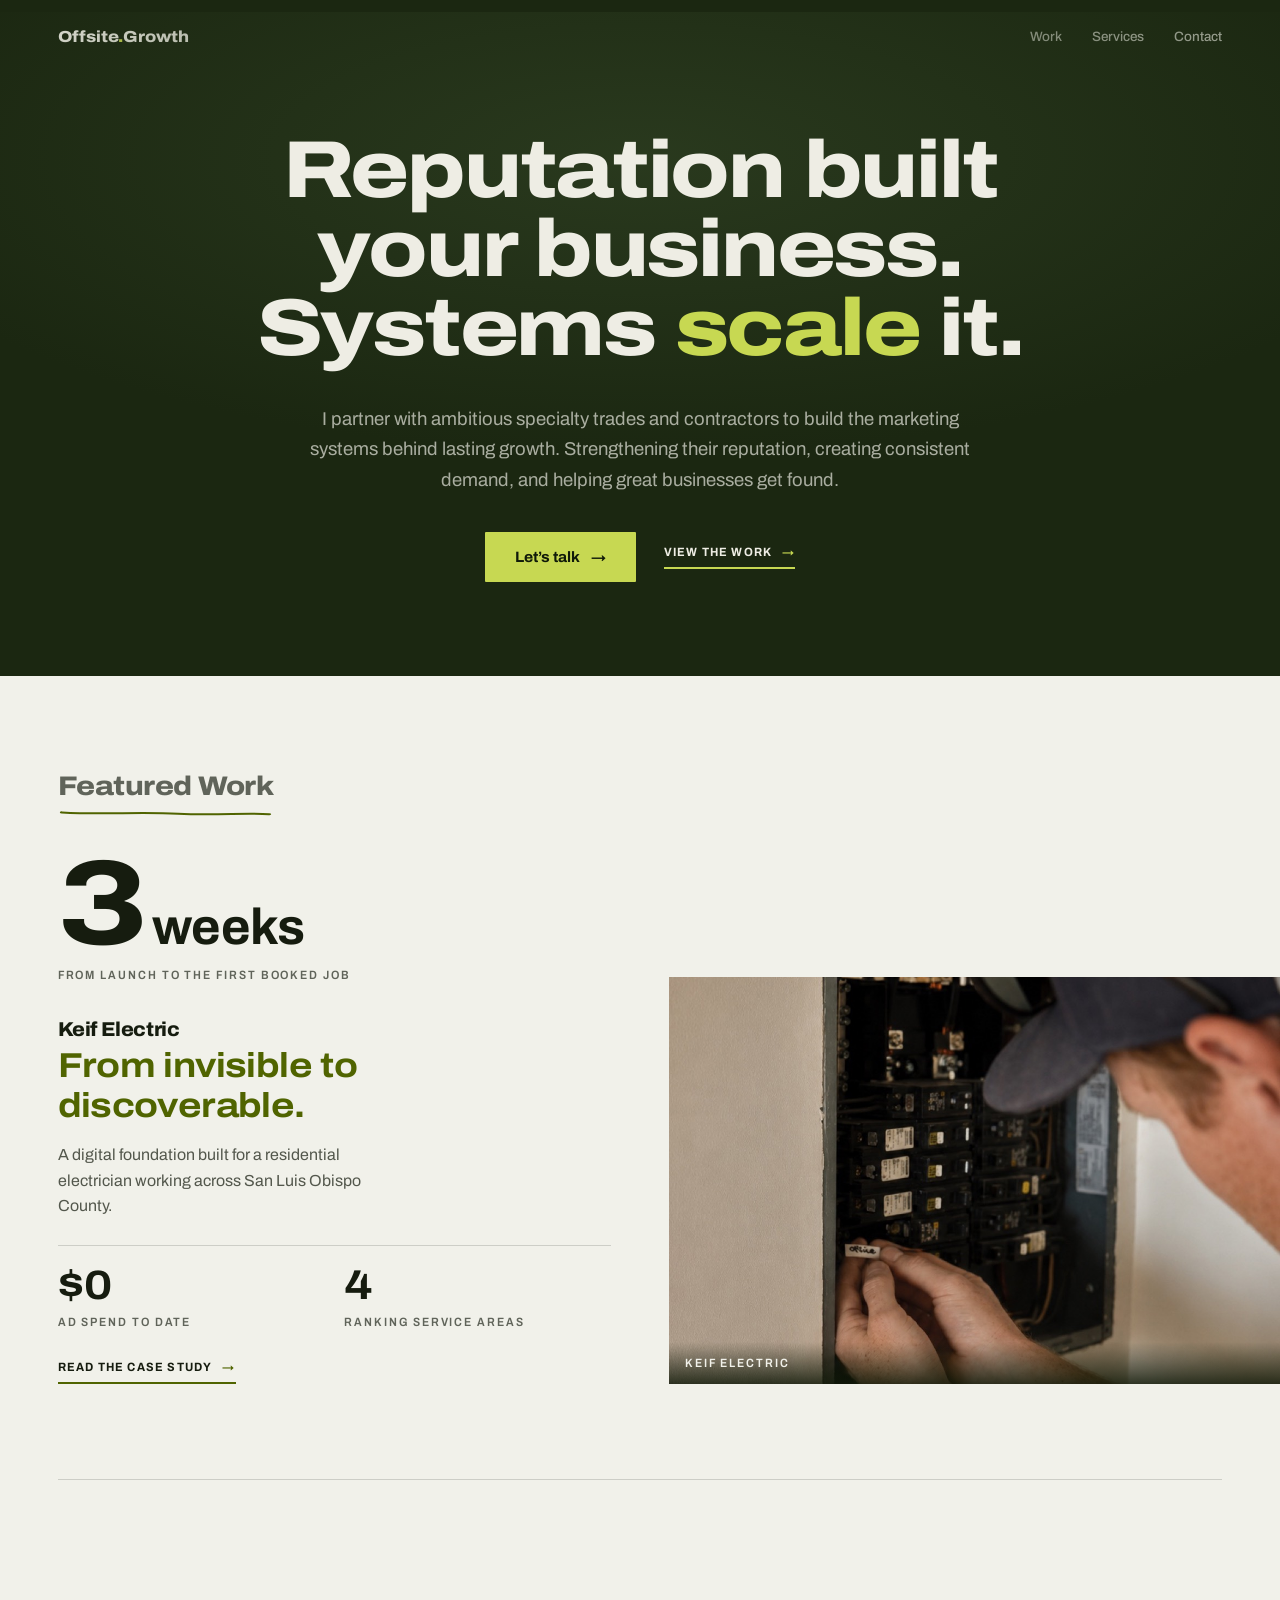
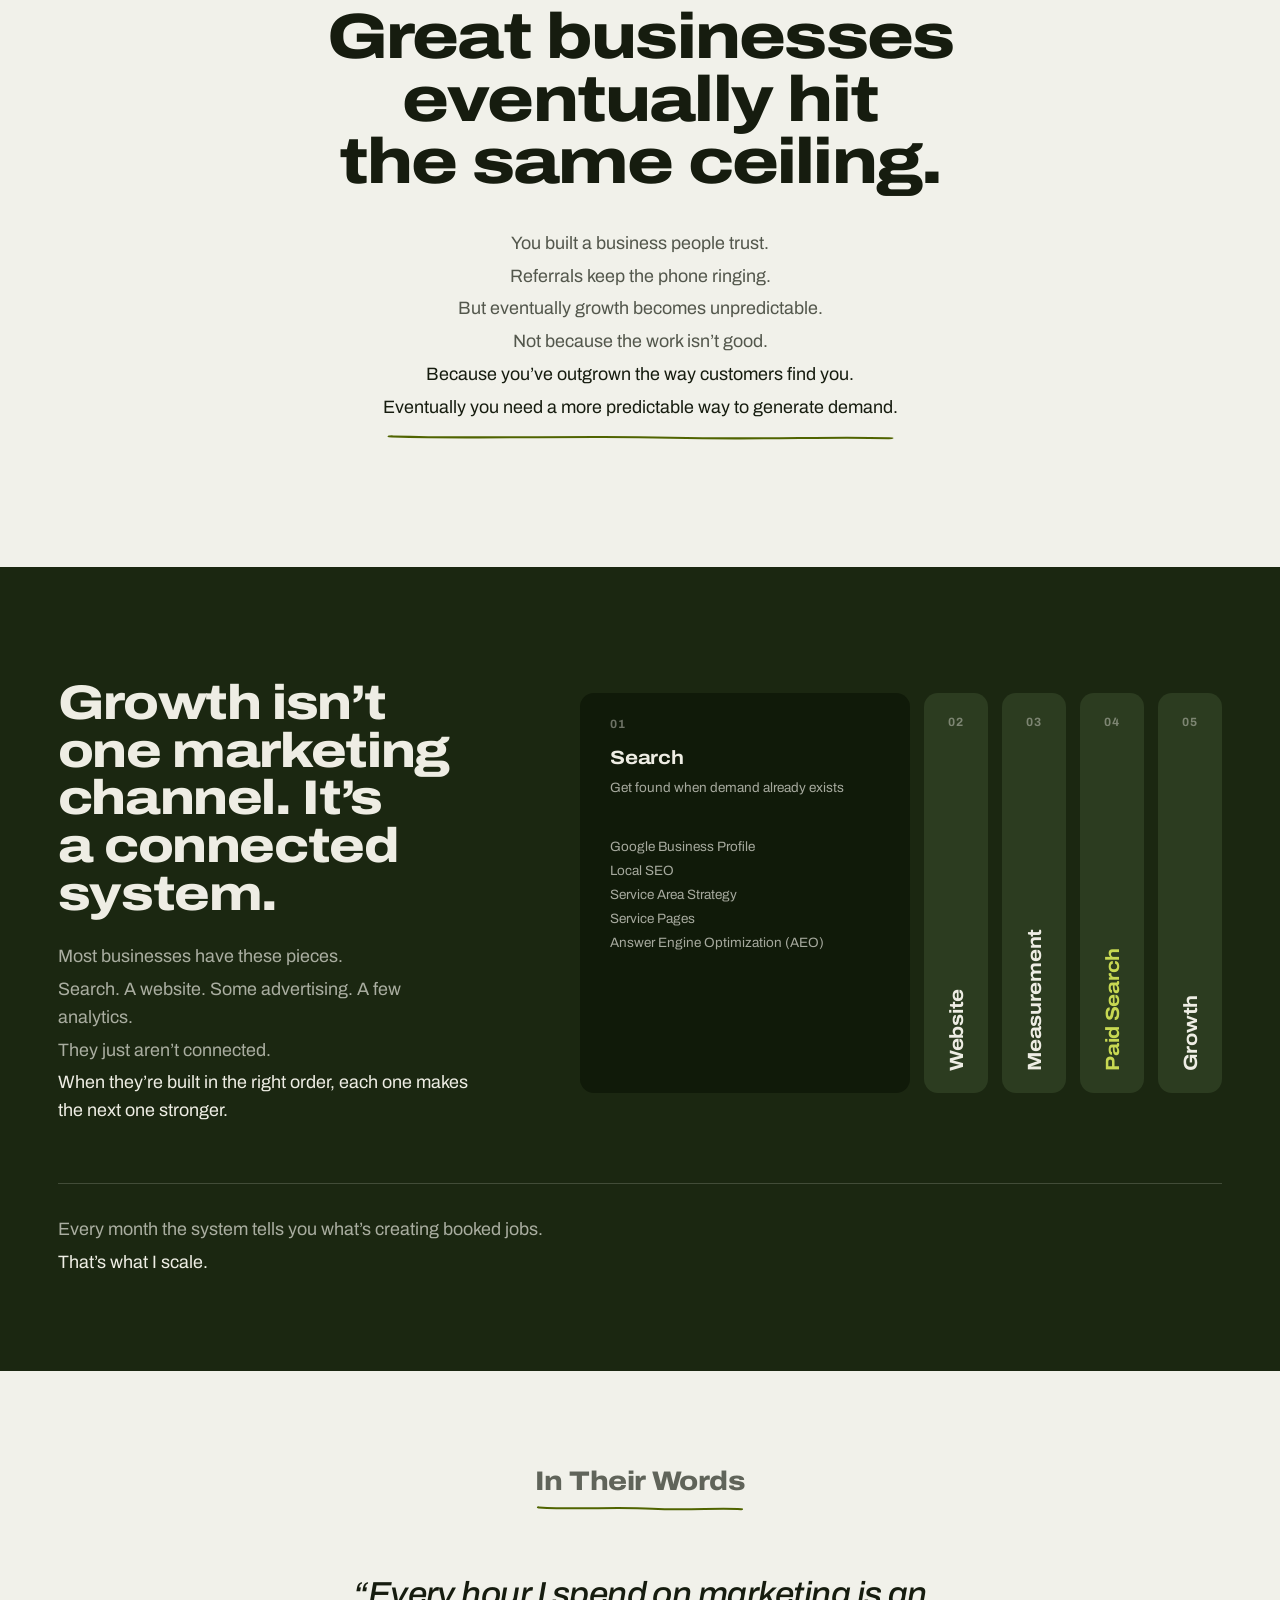
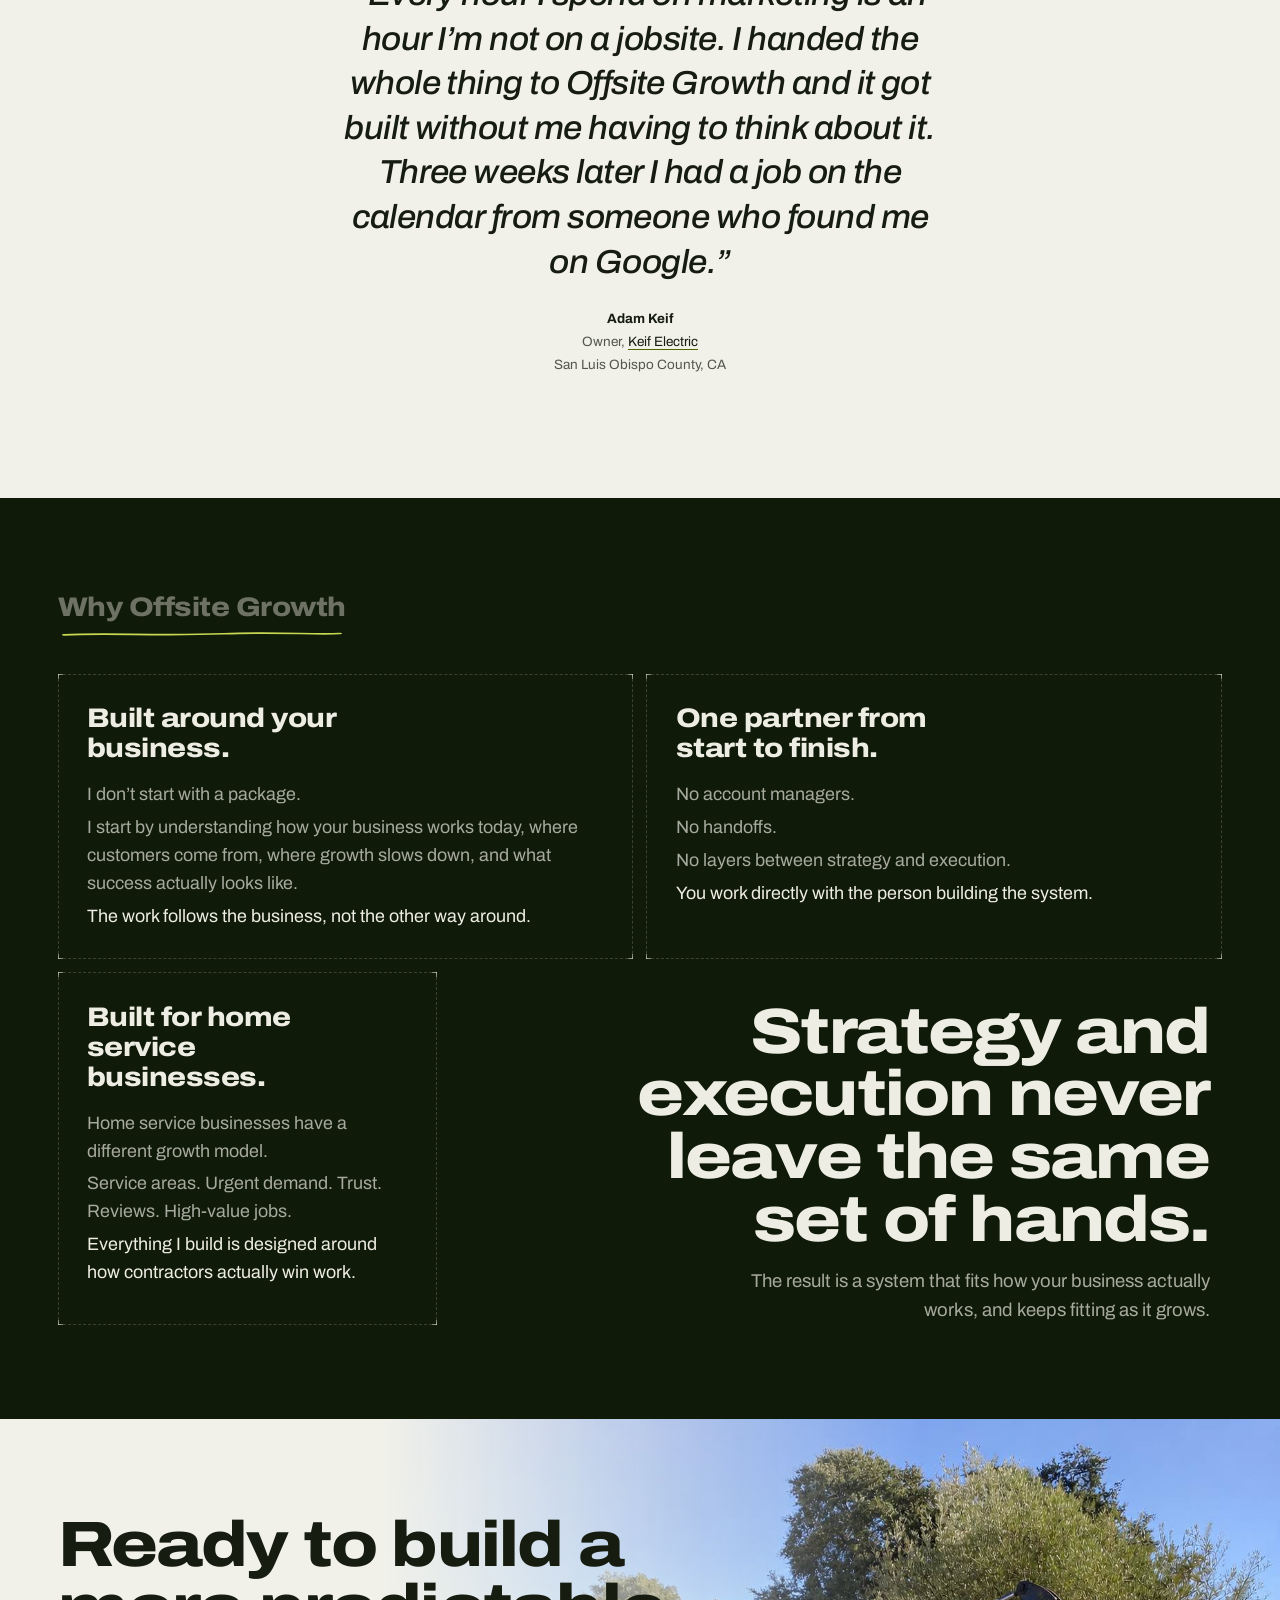
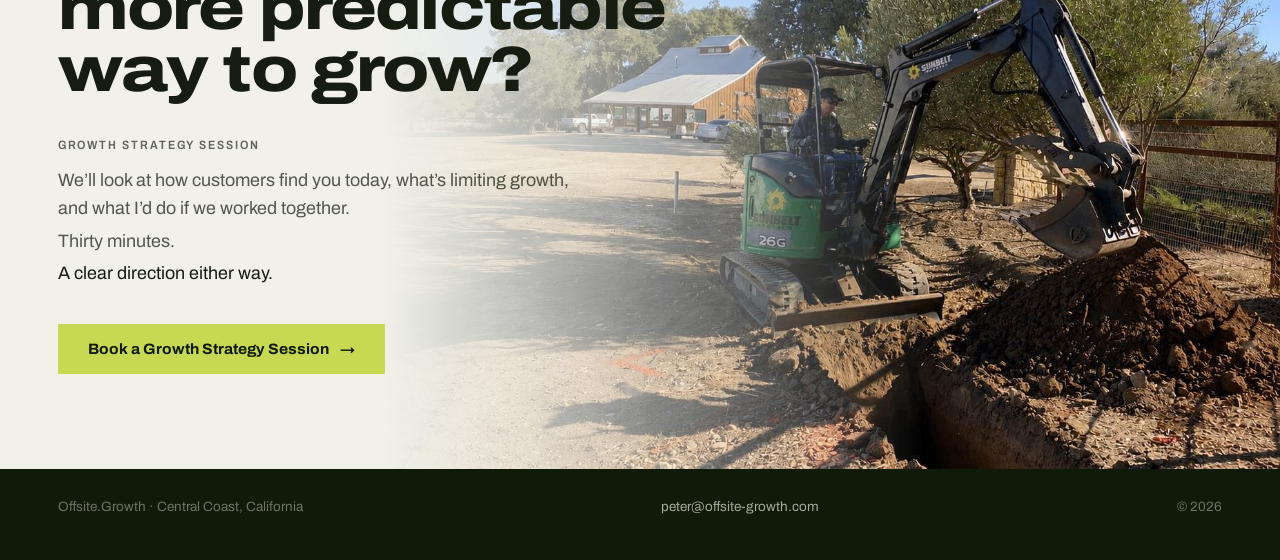
<file: index.html>
<!DOCTYPE html>
<html lang="en">
<head>
<meta charset="UTF-8">
<meta name="viewport" content="width=device-width, initial-scale=1.0">
<title>Offsite Growth · Growth Marketing for Home Service Businesses</title>
<meta name="description" content="I build the search, website, and measurement systems that turn a home service company's reputation into predictable demand, then scale it with paid search. Central Coast, California.">
<link rel="canonical" href="https://www.offsite-growth.com/">
<meta property="og:type" content="website">
<meta property="og:url" content="https://www.offsite-growth.com/">
<meta property="og:title" content="Offsite Growth · Growth Marketing for Home Service Businesses">
<meta property="og:description" content="Referrals built your business. Systems scale it.">
<meta property="og:image" content="https://www.offsite-growth.com/img/og-home.jpg">
<meta property="og:image:width" content="1200">
<meta property="og:image:height" content="630">
<meta property="og:image:alt" content="A mini excavator cutting a utility trench on a Central Coast jobsite.">
<meta name="twitter:card" content="summary_large_image">
<meta name="theme-color" content="#2b3320">
<link rel="preconnect" href="https://fonts.googleapis.com">
<link rel="preconnect" href="https://fonts.gstatic.com" crossorigin>
<link href="https://fonts.googleapis.com/css2?family=Archivo:ital,wdth,wght@0,62..125,400..800;1,62..125,400..600&display=swap" rel="stylesheet">
<script type="application/ld+json">
{"@context":"https://schema.org","@type":"ProfessionalService","name":"Offsite Growth","description":"Growth marketing for home service businesses.","areaServed":"Central Coast, California","email":"peter@offsite-growth.com","url":"https://www.offsite-growth.com/","knowsAbout":["Local SEO","Google Ads","Local Services Ads","Conversion Optimization","Lead Attribution"]}
</script>
<link rel="stylesheet" href="/site.css?v=8">
</head>
<body>

<a class="skip-link" href="#main">Skip to content</a>

<!-- ============ HEADER: drenched ============ -->
<header class="drench">
  <div class="wrap">
    <nav class="nav">
      <div class="wordmark">Offsite<span class="dot">.</span>Growth</div>
      <div class="nav-links"><a href="#work">Work</a><a href="#system">Services</a><a href="#contact">Contact</a></div>
      <button class="menu-toggle" aria-expanded="false" aria-controls="mobileMenu">Menu</button>
    </nav>
    <div class="mobile-menu" id="mobileMenu"><a href="#work">Work</a><a href="#system">Services</a><a href="#contact">Contact</a></div>
  </div>
</header>

<main id="main">

<!-- ============ HERO: drenched ============ -->
<div class="drench">
  <div class="wrap">
    <section class="hero">
      <div class="hero-grid">
        <div>
          <h1 class="display reveal">Reputation built your business. Systems <span class="sig">scale</span> it.</h1>
          <p class="body reveal">I partner with ambitious specialty trades and contractors to build the marketing systems behind lasting growth. Strengthening their reputation, creating consistent demand, and helping great businesses get found.</p>
          <div class="hero-cta reveal">
            <a href="mailto:peter@offsite-growth.com?subject=Growth%20Strategy%20Session" class="btn"><span>Let’s talk</span><span class="arrow">&rarr;</span></a>
            <a href="#work" class="lnk"><span>View the Work</span><span class="arrow">&rarr;</span></a>
          </div>
        </div>
      </div>

    </section>
  </div>
</div>

<!-- ============ WORK: paper ============ -->
<div class="wrap">
  <section id="work">
    <h2 class="sec-title tick tick--b tick-ink reveal">Featured Work</h2>
    <div class="work-grid">
      <div class="reveal">
        <div class="work-stat display">3<span class="u"> weeks</span></div>
        <div class="label work-stat-label">From launch to the first booked job</div>
        <div class="work-client">Keif Electric</div>
        <div class="work-sub">From invisible to discoverable.</div>
        <p class="work-line">A digital foundation built for a residential electrician working across San Luis Obispo County.</p>
        <div class="work-meta">
          <div><div class="n mono-n">$0</div><div class="label l">Ad spend to date</div></div>
          <div><div class="n mono-n">4</div><div class="label l">Ranking service areas</div></div>
        </div>
        <a href="/work/keif-electric" class="lnk lnk-ink reveal"><span>Read the case study</span><span class="arrow">&rarr;</span></a>
      </div>
      <figure class="work-img reveal">
        <img src="img/case-study.jpg" width="1120" height="1400" loading="lazy" alt="Adam Keif tightening a breaker inside a residential service panel">
        <figcaption class="label work-cap">Keif Electric</figcaption>
      </figure>
    </div>
  </section>
</div>

<!-- ============ PROBLEM: paper, loose ============ -->
<div class="wrap">
  <section class="problem loose u-mid" style="border-top:1px solid var(--hair)">
    <h2 class="display reveal">Great businesses eventually hit the same ceiling.</h2>
    <div class="stack reveal">
      <p>You built a business people trust.</p>
      <p>Referrals keep the phone ringing.</p>
      <p>But eventually growth becomes unpredictable.</p>
      <p>Not because the work isn’t good.</p>
      <p class="turn">Because you’ve outgrown the way customers find you.</p>
      <p class="turn u-drawn">Eventually you need a more predictable way to generate demand.</p>
    </div>
  </section>
</div>

<!-- ============ SYSTEM: drenched panel schedule ============ -->
<div class="drench">
  <div class="wrap">
    <section id="system">
      <div class="sys-split">
      <div class="sys-head">
        <h2 class="display reveal">Growth isn’t one marketing channel. It’s a connected system.</h2>
        <div class="stack reveal">
          <p>Most businesses have these pieces.</p>
          <p>Search. A website. Some advertising. A few analytics.</p>
          <p>They just aren’t connected.</p>
          <p class="turn">When they’re built in the right order, each one makes the next one stronger.</p>
        </div>
      </div>

      <div class="sys-flow">
      <div class="flow">
        <div class="stage reveal">
          <button class="stage-btn" aria-expanded="false"><span class="num">01</span><span class="name">Search</span><span class="desc">Get found when demand already exists</span><span class="plus">+</span></button>
          <div class="stage-panel"><div><ul><li>Google Business Profile</li><li>Local SEO</li><li>Service Area Strategy</li><li>Service Pages</li><li>Answer Engine Optimization (AEO)</li></ul></div></div>
        </div>
        <div class="stage reveal">
          <button class="stage-btn" aria-expanded="false"><span class="num">02</span><span class="name">Website</span><span class="desc">Turn attention into trust</span><span class="plus">+</span></button>
          <div class="stage-panel"><div><ul><li>Website Strategy</li><li>Landing Pages</li><li>Messaging</li><li>Conversion Optimization</li></ul></div></div>
        </div>
        <div class="stage reveal">
          <button class="stage-btn" aria-expanded="false"><span class="num">03</span><span class="name">Measurement</span><span class="desc">Know what’s creating booked jobs</span><span class="plus">+</span></button>
          <div class="stage-panel"><div><ul><li>Call Tracking</li><li>Analytics</li><li>Lead Attribution</li><li>Reporting</li></ul></div></div>
        </div>
        <div class="stage reveal is-paid">
          <button class="stage-btn" aria-expanded="false"><span class="num">04</span><span class="name">Paid Search</span><span class="desc">Scale what’s already working</span><span class="plus">+</span></button>
          <div class="stage-panel"><div><ul><li>Google Ads</li><li>Local Services Ads</li><li>Landing Pages</li><li>Ongoing Optimization</li></ul></div></div>
        </div>
        <div class="stage reveal">
          <button class="stage-btn" aria-expanded="false"><span class="num">05</span><span class="name">Growth</span><span class="desc">Booked jobs &middot; Revenue</span><span class="plus">+</span></button>
          <div class="stage-panel"><div><ul><li>Booked jobs, tracked back to the channel that produced them.</li></ul></div></div>
        </div>
      </div>
      </div>
      </div>

      <div class="loop reveal stack">
        <p>Every month the system tells you what’s creating booked jobs.</p>
        <p class="turn">That’s what I scale.</p>
      </div>
    </section>
  </div>
</div>

<!-- ============ QUOTE: paper ============ -->
<div class="wrap">
  <section>
    <div class="quote-grid">
      <div>
        <h2 class="sec-title tick tick--b tick-ink reveal">In Their Words</h2>
        <blockquote class="reveal">&ldquo;Every hour I spend on marketing is an hour I’m not on a jobsite. I handed the whole thing to Offsite Growth and it got built without me having to think about it. Three weeks later I had a job on the calendar from someone who found me on Google.&rdquo;</blockquote>
        <p class="attr reveal"><strong>Adam Keif</strong><br>Owner, <a href="https://keifelectric.com" target="_blank" rel="noopener">Keif Electric</a><br>San Luis Obispo County, CA</p>
      </div>
    </div>
  </section>
</div>

<!-- ============ WHY: drenched, three ruled columns ============ -->
<div class="drench-deep">
  <div class="wrap">
    <section>
      <h2 class="sec-title tick tick--c reveal">Why Offsite Growth</h2>
      <div class="why">
        <div class="why-cell why-a reveal">
          <h3>Built around your business.</h3>
          <div class="stack">
            <p>I don’t start with a package.</p>
            <p>I start by understanding how your business works today, where customers come from, where growth slows down, and what success actually looks like.</p>
            <p class="turn">The work follows the business, not the other way around.</p>
          </div>
        </div>
        <div class="why-cell why-b reveal">
          <h3>One partner from start to finish.</h3>
          <div class="stack">
            <p>No account managers.</p>
            <p>No handoffs.</p>
            <p>No layers between strategy and execution.</p>
            <p class="turn">You work directly with the person building the system.</p>
          </div>
        </div>
        <div class="why-cell why-c reveal">
          <h3>Built for home service businesses.</h3>
          <div class="stack">
            <p>Home service businesses have a different growth model.</p>
            <p>Service areas. Urgent demand. Trust. Reviews. High-value jobs.</p>
            <p class="turn">Everything I build is designed around how contractors actually win work.</p>
          </div>
        </div>
        <div class="why-lead reveal">
          <h2 class="display">Strategy and execution never leave the same set of hands.</h2>
          <p>The result is a system that fits how your business actually works, and keeps fitting as it grows.</p>
        </div>
      </div>
    </section>
  </div>
</div>

<!-- ============ FINAL: paper ============ -->
  <section class="final" id="contact">
    <div class="final-bg" aria-hidden="true"><img src="img/cta-trench.jpg" alt="" loading="lazy" decoding="async"></div>
    <div class="wrap final-inner">
    <h2 class="display reveal">Ready to build a more predictable way to grow?</h2>
    <div class="label sess reveal">Growth Strategy Session</div>
    <div class="stack reveal">
      <p>We’ll look at how customers find you today, what’s limiting growth, and what I’d do if we worked together.</p>
      <p>Thirty minutes.</p>
      <p class="turn">A clear direction either way.</p>
    </div>
    <a href="mailto:peter@offsite-growth.com?subject=Growth%20Strategy%20Session" class="btn reveal"><span>Book a Growth Strategy Session</span><span class="arrow">&rarr;</span></a>
    </div>
  </section>

</main>

<div class="drench-deep">
  <div class="wrap">
    <footer>
      <span>Offsite.Growth &middot; Central Coast, California</span>
      <span><a href="mailto:peter@offsite-growth.com">peter@offsite-growth.com</a></span>
      <span>&copy; 2026</span>
    </footer>
  </div>
</div>

<div class="sticky-cta" id="stickyCta"><a href="mailto:peter@offsite-growth.com?subject=Growth%20Strategy%20Session" class="btn"><span>Book a Session</span><span class="arrow">&rarr;</span></a></div>

<script src="/site.js?v=8" defer></script>

</body>
</html>
</file>
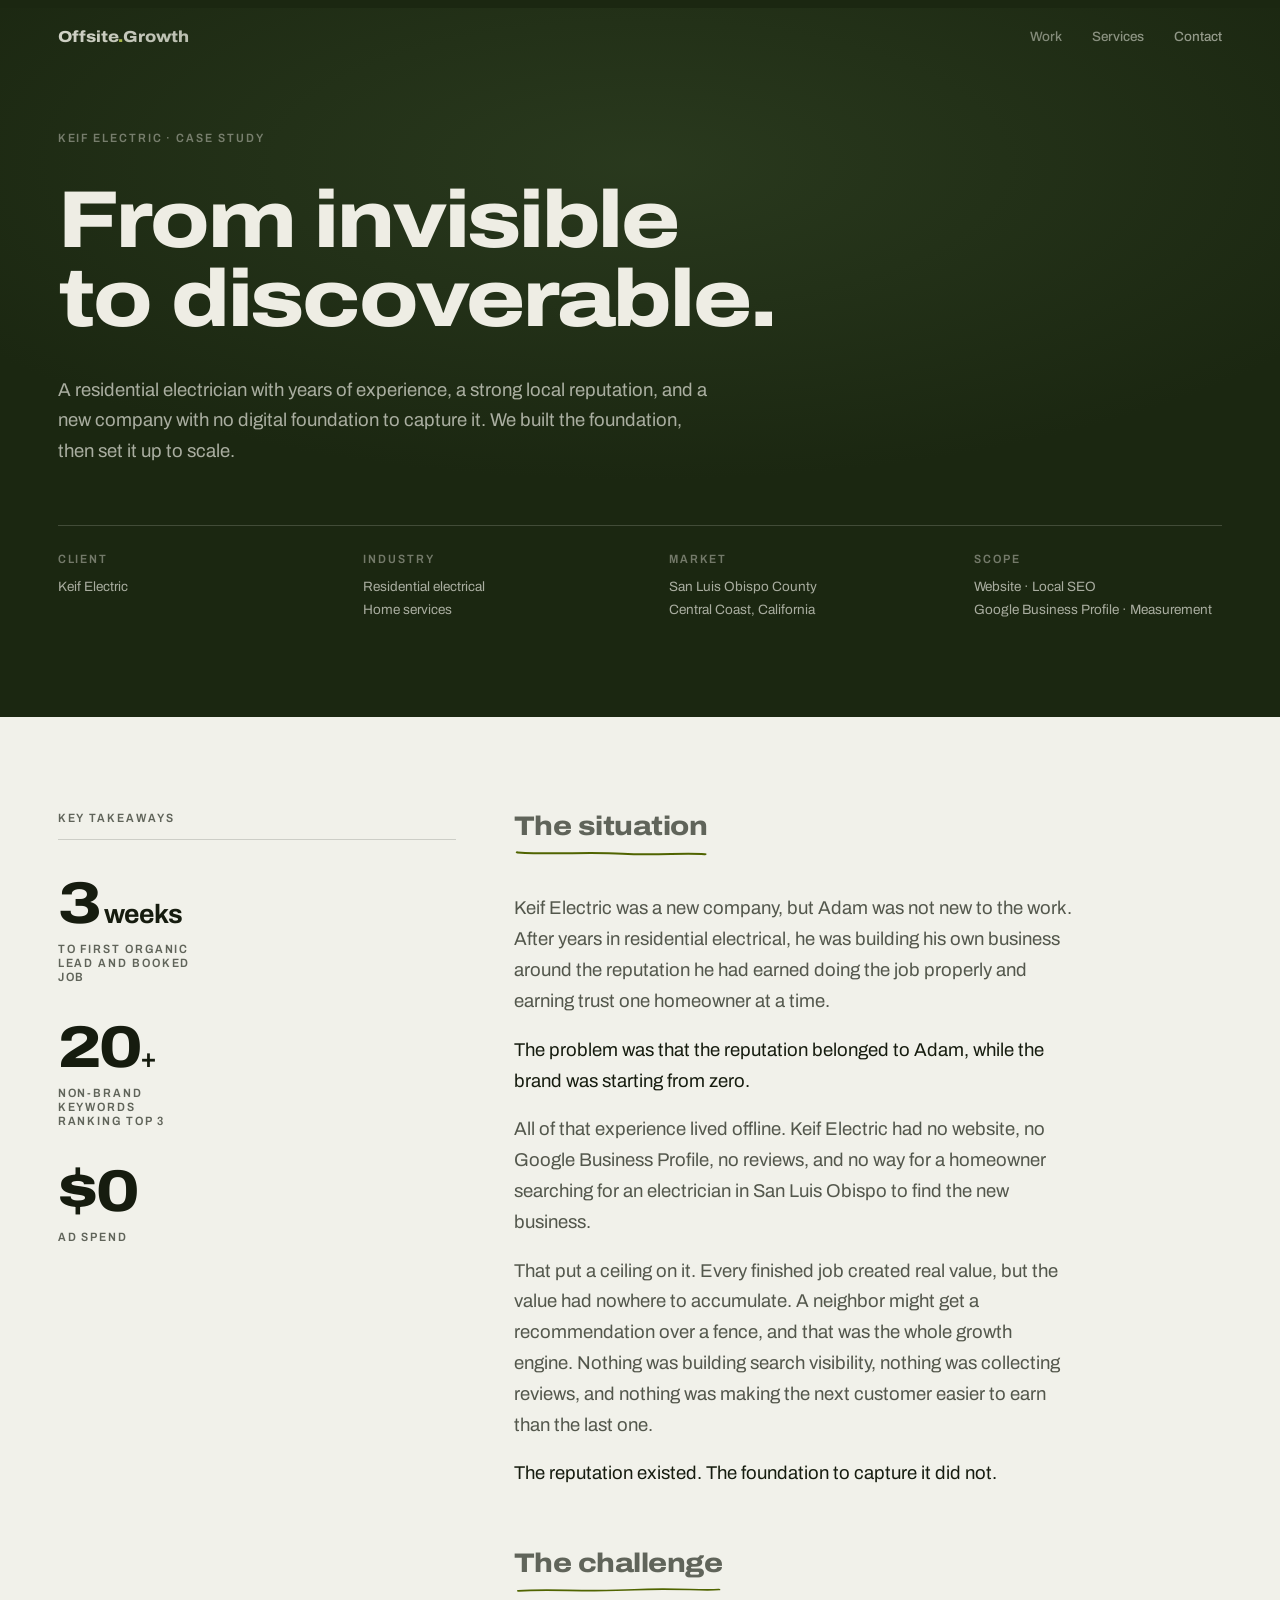
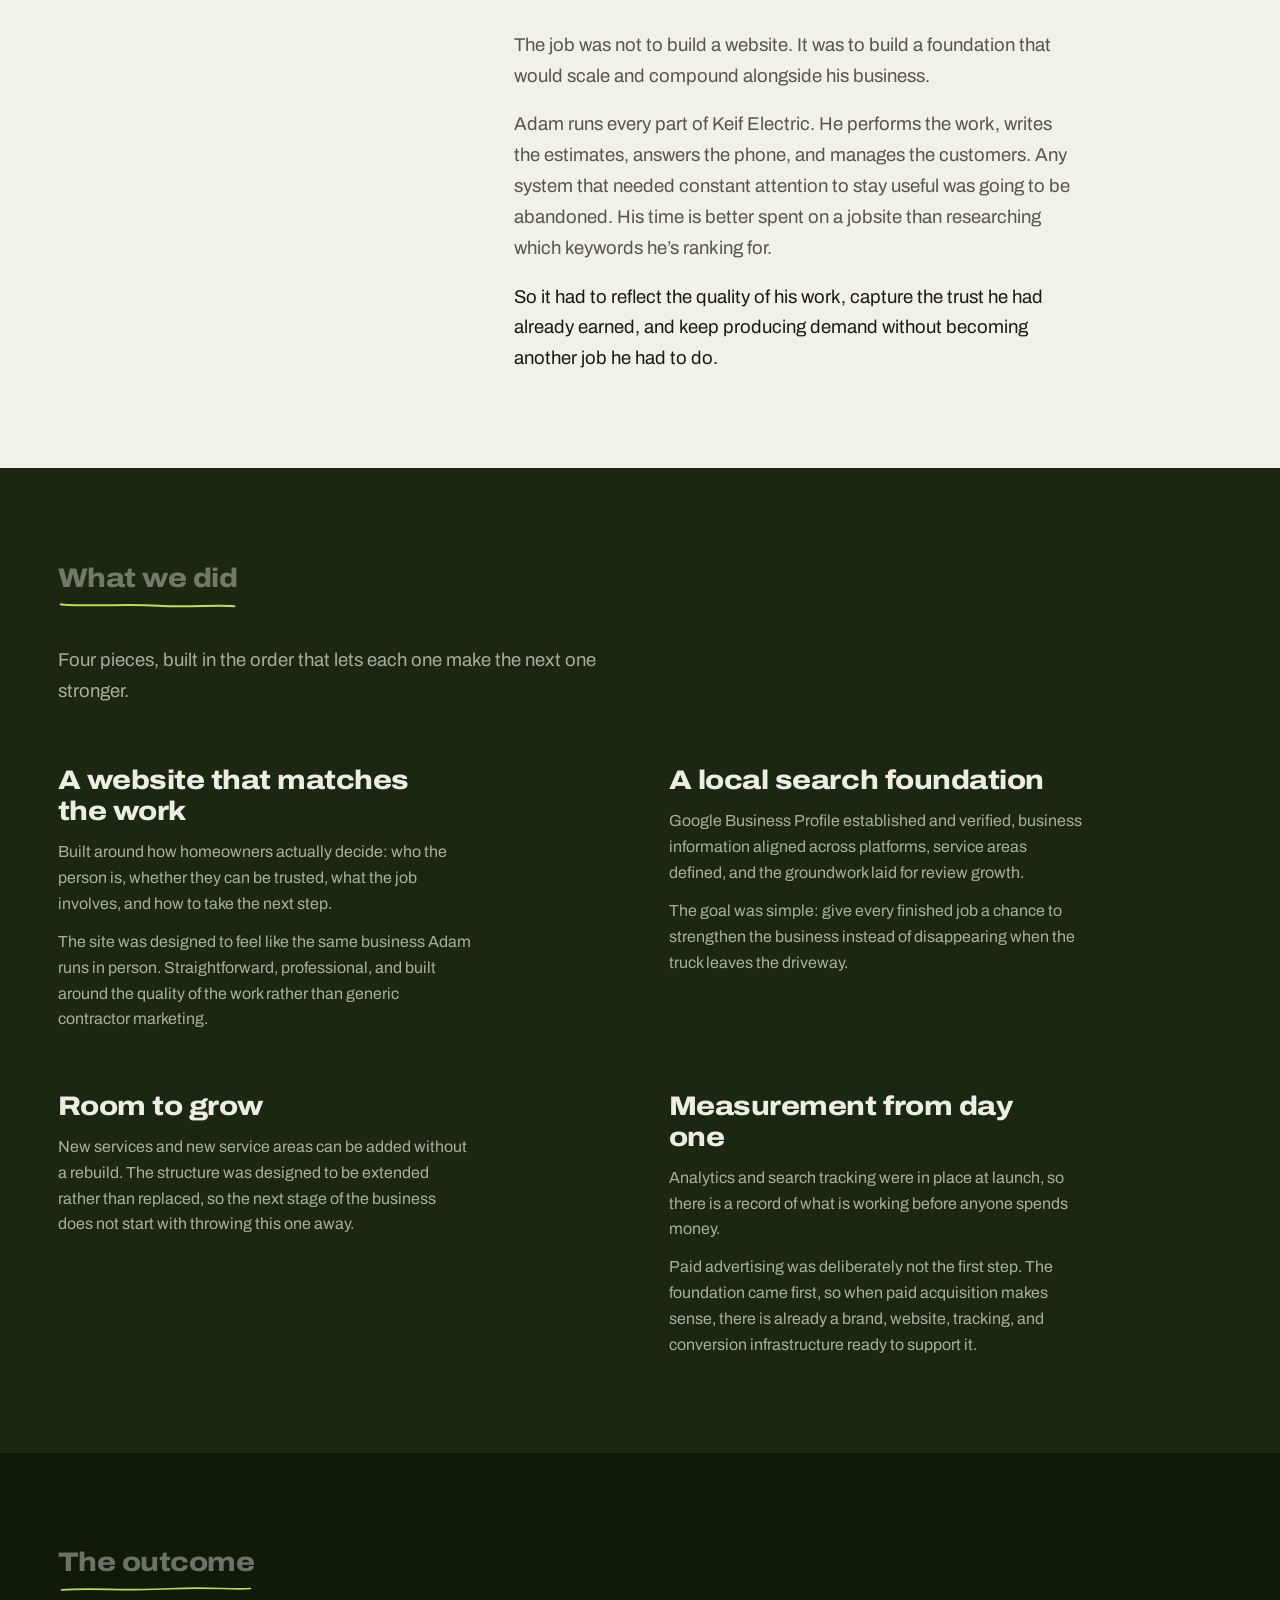
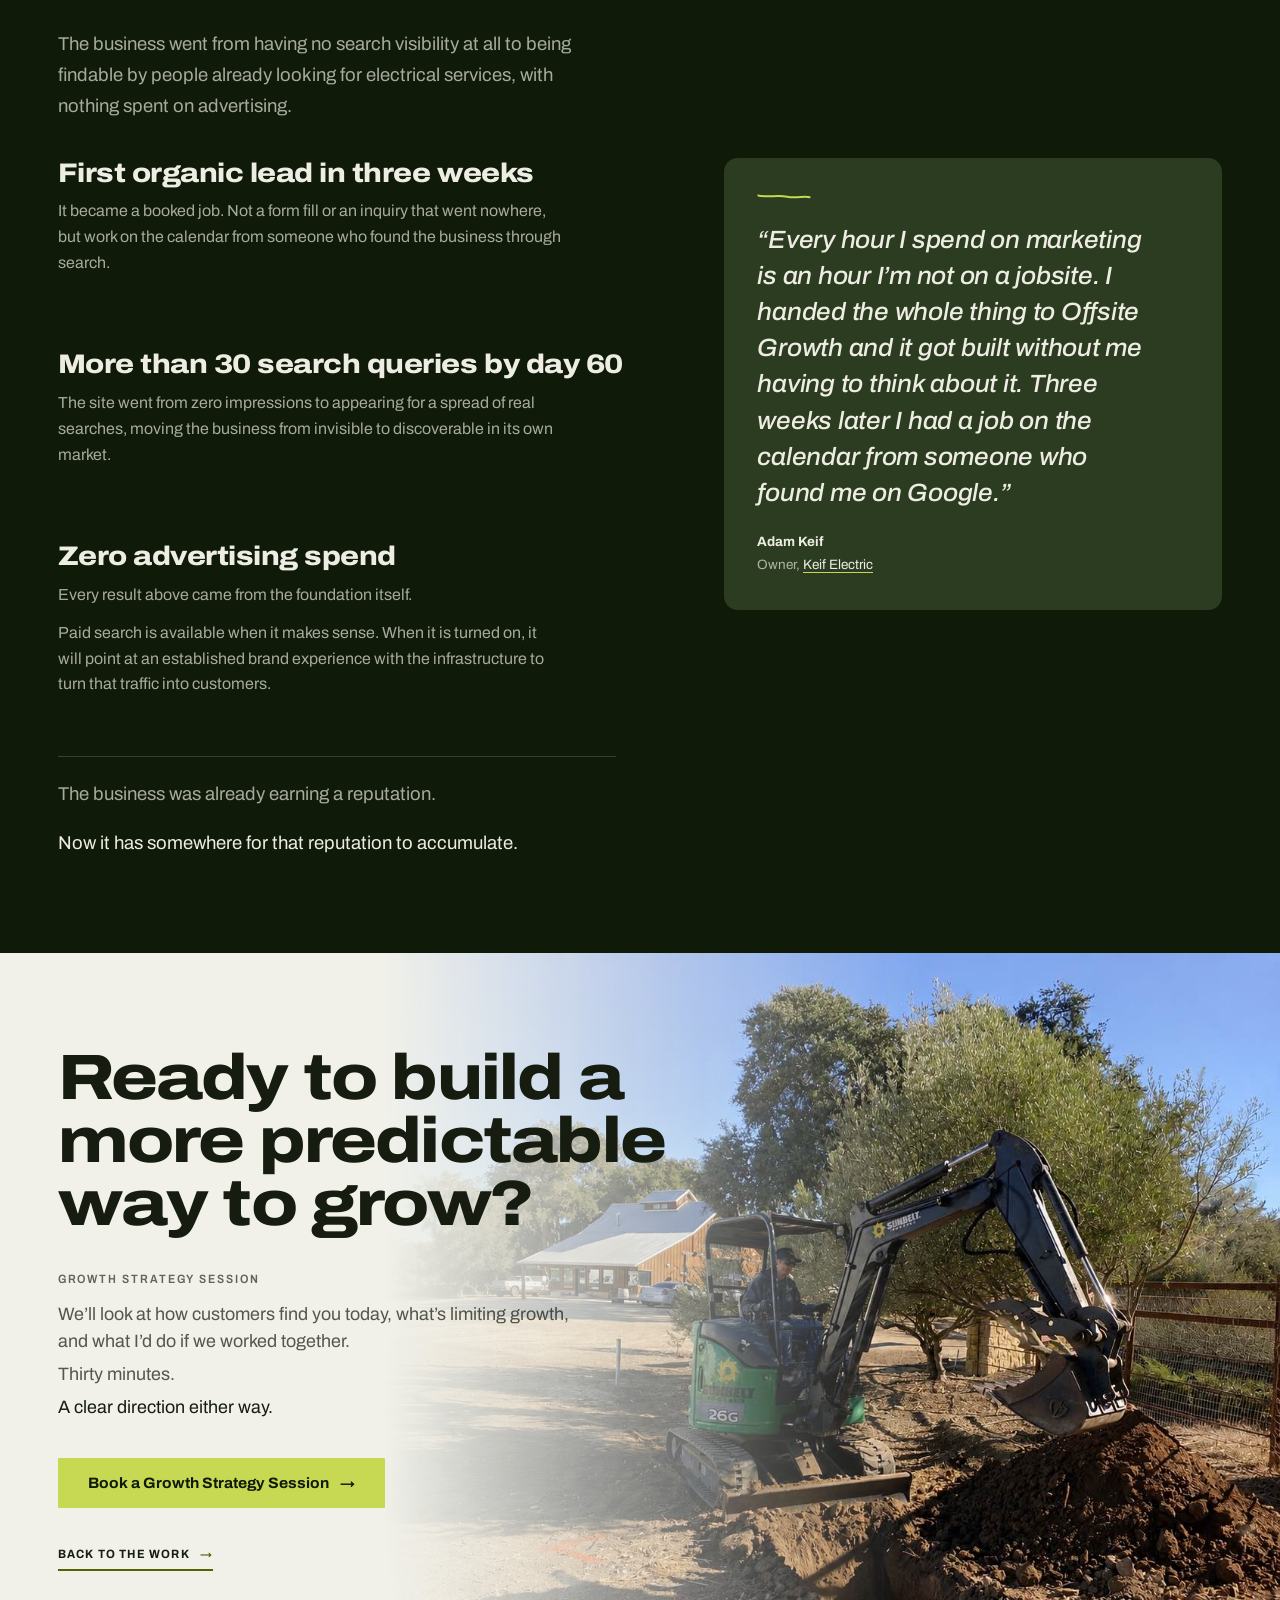
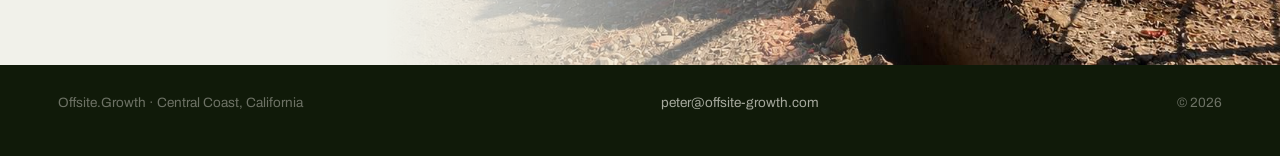
<file: work/keif-electric.html>
<!DOCTYPE html>
<html lang="en">
<head>
<meta charset="UTF-8">
<meta name="viewport" content="width=device-width, initial-scale=1.0">
<title>Keif Electric · From invisible to discoverable | Offsite Growth</title>
<meta name="description" content="A residential electrician with a strong local reputation and no digital foundation to hold it. We built the foundation, then set it up to scale. First organic lead in three weeks, $0 ad spend.">
<link rel="canonical" href="https://www.offsite-growth.com/work/keif-electric">
<meta property="og:type" content="article">
<meta property="og:url" content="https://www.offsite-growth.com/work/keif-electric">
<meta property="og:title" content="Keif Electric · From invisible to discoverable">
<meta property="og:description" content="First organic lead and booked job in three weeks. $0 ad spend.">
<meta property="og:image" content="https://www.offsite-growth.com/img/og-keif.jpg">
<meta property="og:image:width" content="1200">
<meta property="og:image:height" content="630">
<meta property="og:image:alt" content="Adam Keif labeling a breaker inside a residential service panel.">
<meta name="twitter:card" content="summary_large_image">
<meta name="theme-color" content="#2b3320">
<link rel="preconnect" href="https://fonts.googleapis.com">
<link rel="preconnect" href="https://fonts.gstatic.com" crossorigin>
<link href="https://fonts.googleapis.com/css2?family=Archivo:ital,wdth,wght@0,62..125,400..800;1,62..125,400..600&display=swap" rel="stylesheet">
<link rel="stylesheet" href="/site.css?v=8">
</head>
<body>

<a class="skip-link" href="#main">Skip to content</a>

<header class="drench">
  <div class="wrap">
    <nav class="nav">
      <div class="wordmark"><a href="/" style="text-decoration:none">Offsite<span class="dot">.</span>Growth</a></div>
      <div class="nav-links"><a href="/#work">Work</a><a href="/#system">Services</a><a href="/#contact">Contact</a></div>
      <button class="menu-toggle" aria-expanded="false" aria-controls="mobileMenu">Menu</button>
    </nav>
    <div class="mobile-menu" id="mobileMenu"><a href="/#work">Work</a><a href="/#system">Services</a><a href="/#contact">Contact</a></div>
  </div>
</header>

<main id="main">

<!-- ============ 1 · TITLE + AT A GLANCE: drenched ============ -->
<div class="drench">
  <div class="wrap">
    <section class="hero" style="padding-bottom:var(--s-section)">
      <p class="cs-client reveal">Keif Electric &middot; Case study</p>
      <h1 class="display reveal" style="max-width:16ch">From invisible to discoverable.</h1>
      <p class="body reveal" style="max-width:60ch">A residential electrician with years of experience, a strong local reputation, and a new company with no digital foundation to capture it. We built the foundation, then set it up to scale.</p>

      <dl class="glance reveal">
        <div><dt>Client</dt><dd>Keif Electric</dd></div>
        <div><dt>Industry</dt><dd>Residential electrical<br>Home services</dd></div>
        <div><dt>Market</dt><dd>San Luis Obispo County<br>Central Coast, California</dd></div>
        <div><dt>Scope</dt><dd>Website &middot; Local SEO<br>Google Business Profile &middot; Measurement</dd></div>
      </dl>
    </section>
  </div>
</div>

<!-- ============ 2 · TAKEAWAYS + SITUATION + CHALLENGE: paper ============ -->
<div class="wrap">
  <section>
    <div class="situation-split">

      <aside class="takeaways reveal">
        <p class="tk-title">Key takeaways</p>
        <div class="figures">
          <div><div class="n mono-n">3<span class="u"> weeks</span></div><div class="label l">To first organic lead and booked job</div></div>
          <div><div class="n mono-n">20<span class="u">+</span></div><div class="label l">Non-brand keywords ranking top 3</div></div>
          <div><div class="n mono-n">$0</div><div class="label l">Ad spend</div></div>
        </div>
      </aside>

      <div class="cs-body">
        <h2 class="sec-title tick tick--b tick-ink reveal">The situation</h2>
        <div class="prose reveal">
          <p>Keif Electric was a new company, but Adam was not new to the work. After years in residential electrical, he was building his own business around the reputation he had earned doing the job properly and earning trust one homeowner at a time.</p>
          <p class="turn">The problem was that the reputation belonged to Adam, while the brand was starting from zero.</p>
          <p>All of that experience lived offline. Keif Electric had no website, no Google Business Profile, no reviews, and no way for a homeowner searching for an electrician in San Luis Obispo to find the new business.</p>
          <p>That put a ceiling on it. Every finished job created real value, but the value had nowhere to accumulate. A neighbor might get a recommendation over a fence, and that was the whole growth engine. Nothing was building search visibility, nothing was collecting reviews, and nothing was making the next customer easier to earn than the last one.</p>
          <p class="turn">The reputation existed. The foundation to capture it did not.</p>
        </div>

        <h2 class="sec-title tick tick--c tick-ink reveal" style="margin-top:var(--s-block)">The challenge</h2>
        <div class="prose reveal">
          <p>The job was not to build a website. It was to build a foundation that would scale and compound alongside his business.</p>
          <p>Adam runs every part of Keif Electric. He performs the work, writes the estimates, answers the phone, and manages the customers. Any system that needed constant attention to stay useful was going to be abandoned. His time is better spent on a jobsite than researching which keywords he&rsquo;s ranking for.</p>
          <p class="turn">So it had to reflect the quality of his work, capture the trust he had already earned, and keep producing demand without becoming another job he had to do.</p>
        </div>
      </div>

    </div>
  </section>
</div>

<!-- ============ 3 · WHAT WE DID: drenched ============ -->
<div class="drench">
  <div class="wrap">
    <section>
    <h2 class="sec-title tick tick--b reveal">What we did</h2>
    <div class="prose reveal">
      <p>Four pieces, built in the order that lets each one make the next one stronger.</p>
    </div>
    <div class="did-grid">
      <div class="reveal">
        <h3>A website that matches the work</h3>
        <p>Built around how homeowners actually decide: who the person is, whether they can be trusted, what the job involves, and how to take the next step.</p>
        <p>The site was designed to feel like the same business Adam runs in person. Straightforward, professional, and built around the quality of the work rather than generic contractor marketing.</p>
      </div>
      <div class="reveal">
        <h3>A local search foundation</h3>
        <p>Google Business Profile established and verified, business information aligned across platforms, service areas defined, and the groundwork laid for review growth.</p>
        <p>The goal was simple: give every finished job a chance to strengthen the business instead of disappearing when the truck leaves the driveway.</p>
      </div>
      <div class="reveal">
        <h3>Room to grow</h3>
        <p>New services and new service areas can be added without a rebuild. The structure was designed to be extended rather than replaced, so the next stage of the business does not start with throwing this one away.</p>
      </div>
      <div class="reveal">
        <h3>Measurement from day one</h3>
        <p>Analytics and search tracking were in place at launch, so there is a record of what is working before anyone spends money.</p>
        <p>Paid advertising was deliberately not the first step. The foundation came first, so when paid acquisition makes sense, there is already a brand, website, tracking, and conversion infrastructure ready to support it.</p>
      </div>
    </div>
    </section>
  </div>
</div>

<!-- ============ 4 · THE OUTCOME: drenched, quote alongside ============ -->
<div class="drench-deep">
  <div class="wrap">
    <section>
      <h2 class="sec-title tick tick--c reveal">The outcome</h2>
      <div class="prose reveal">
        <p>The business went from having no search visibility at all to being findable by people already looking for electrical services, with nothing spent on advertising.</p>
      </div>

      <div class="outcome-split">
        <div class="cs-list">
          <div class="reveal">
            <h3>First organic lead in three weeks</h3>
            <p>It became a booked job. Not a form fill or an inquiry that went nowhere, but work on the calendar from someone who found the business through search.</p>
          </div>
          <div class="reveal">
            <h3>More than 30 search queries by day 60</h3>
            <p>The site went from zero impressions to appearing for a spread of real searches, moving the business from invisible to discoverable in its own market.</p>
          </div>
          <div class="reveal">
            <h3>Zero advertising spend</h3>
            <p>Every result above came from the foundation itself.</p>
            <p>Paid search is available when it makes sense. When it is turned on, it will point at an established brand experience with the infrastructure to turn that traffic into customers.</p>
          </div>
        </div>

        <figure class="cs-quote reveal">
          <blockquote>&ldquo;Every hour I spend on marketing is an hour I&rsquo;m not on a jobsite. I handed the whole thing to Offsite Growth and it got built without me having to think about it. Three weeks later I had a job on the calendar from someone who found me on Google.&rdquo;</blockquote>
          <figcaption class="attr"><strong>Adam Keif</strong><br>Owner, <a href="https://keifelectric.com" target="_blank" rel="noopener">Keif Electric</a></figcaption>
        </figure>
      </div>

      <div class="prose cs-coda reveal">
        <p>The business was already earning a reputation.</p>
        <p class="turn">Now it has somewhere for that reputation to accumulate.</p>
      </div>
    </section>
  </div>
</div>

<!-- ============ CLOSE: same CTA component as the home page ============ -->
<section class="final" id="contact">
  <div class="final-bg" aria-hidden="true"><img src="/img/cta-trench.jpg" alt="" loading="lazy" decoding="async"></div>
  <div class="wrap final-inner">
    <h2 class="display reveal">Ready to build a more predictable way to grow?</h2>
    <div class="label sess reveal">Growth Strategy Session</div>
    <div class="stack reveal">
      <p>We&rsquo;ll look at how customers find you today, what&rsquo;s limiting growth, and what I&rsquo;d do if we worked together.</p>
      <p>Thirty minutes.</p>
      <p class="turn">A clear direction either way.</p>
    </div>
    <a href="mailto:peter@offsite-growth.com?subject=Growth%20Strategy%20Session" class="btn reveal"><span>Book a Growth Strategy Session</span><span class="arrow">&rarr;</span></a>
    <p class="cs-back reveal"><a href="/#work" class="lnk lnk-ink"><span>Back to the work</span><span class="arrow">&rarr;</span></a></p>
  </div>
</section>

</main>

<div class="drench-deep">
  <div class="wrap">
    <footer>
      <span>Offsite.Growth &middot; Central Coast, California</span>
      <span><a href="mailto:peter@offsite-growth.com">peter@offsite-growth.com</a></span>
      <span>&copy; 2026</span>
    </footer>
  </div>
</div>

<script src="/site.js?v=8" defer></script>
</body>
</html>
</file>
<file: site.css>
:root{
    /* COMMITTED olive: the color carries the surface, not the trim */
    --olive:      oklch(0.255 0.042 133);
    --olive-deep: oklch(0.202 0.034 133);
    --olive-mid:  oklch(0.335 0.052 133);
    --olive-line: oklch(0.955 0.009 105 / .18);
    --olive-line-soft: oklch(0.955 0.009 105 / .09);
    --olive-wash:      oklch(0.955 0.009 105 / .035);
    --olive-wash-2:    oklch(0.955 0.009 105 / .04);
    --olive-wash-3:    oklch(0.955 0.009 105 / .05);
    --olive-veil:      oklch(0.202 0.034 133 / .96);

    --paper:      oklch(0.955 0.009 105);
    --paper-2:    oklch(0.918 0.014 105);
    --paper-3:    oklch(0.878 0.018 105);

    --ink:        oklch(0.215 0.025 130);
    --ink-soft:   oklch(0.215 0.025 130 / .72);
    --ink-faint:  oklch(0.215 0.025 130 / .66);  /* .46 failed AA at 2.9:1 on paper.
                                                .66 clears 4.5 on both paper (5.34) and
                                                paper-3 (4.77); paper-3 is the binding case. */
    --hair:       oklch(0.215 0.025 130 / .16);

    /* on-olive type */
    --on-olive:      oklch(0.945 0.012 105);
    --on-olive-soft: oklch(0.945 0.012 105 / .68);
    --on-olive-faint:oklch(0.945 0.012 105 / .42);

    /* single signal accent: voltage-tester green */
    --signal:     oklch(0.845 0.158 116);
    --signal-ink: oklch(0.47 0.115 122);

    --ff:'Archivo',system-ui,sans-serif;
    --ease:cubic-bezier(.16,1,.3,1);
    --pad:clamp(20px,4.5vw,64px);
    --max:1420px;
    /* negative offset from a .wrap content edge out to the viewport edge */
    --bleed:calc(-1 * (var(--pad) + max(0px, (100vw - var(--max)) / 2)));

    /* spacing scale: four steps. rhythm comes from the jumps between them */
    --s-group:   clamp(28px,4vh,44px);    /* separation inside a section */
    --s-block:   clamp(44px,6.5vh,80px);  /* separation between blocks */
    --s-gutter:  clamp(28px,4.5vw,68px);  /* horizontal column gap */
    --s-section: clamp(74px,10.5vh,136px);
    --s-loose:   clamp(94px,14vh,184px);

    /* modular scale, 1.34 ratio */
    --t-hero: clamp(40px,6.3vw,90px);
    --t-h2:   clamp(32px,5vw,66px);
    --t-h3:   clamp(23px,2.7vw,36px);
    --t-lead: clamp(17px,1.45vw,20px);
    --t-micro:12px;
    --t-fine: 13.5px;
    --t-ui:   15px;
    --t-base: 16px;

    /* hand drawn eyebrow strokes: same hand, three passes, none of them level */
    --stroke-a:url("data:image/svg+xml,%3Csvg xmlns='http://www.w3.org/2000/svg' viewBox='0 0 120 10' preserveAspectRatio='none'%3E%3Cpath d='M2.4,7.3 C 21,5.1 38,8.0 61,6.1 C 83,4.3 101,6.8 117.6,4.4' fill='none' stroke='%23000' stroke-width='2.1' stroke-linecap='round'/%3E%3C/svg%3E");
    --stroke-b:url("data:image/svg+xml,%3Csvg xmlns='http://www.w3.org/2000/svg' viewBox='0 0 120 10' preserveAspectRatio='none'%3E%3Cpath d='M2.2,4.9 C 25,7.6 45,4.1 67,6.4 C 89,8.4 105,5.0 117.8,6.9' fill='none' stroke='%23000' stroke-width='2.3' stroke-linecap='round'/%3E%3C/svg%3E");
    --mark:url("data:image/svg+xml,%3Csvg xmlns='http://www.w3.org/2000/svg' width='9' height='9' viewBox='0 0 9 9'%3E%3Cpath d='M4.5,0 V9 M0,4.5 H9' stroke='%23f4f1e8' stroke-opacity='.5' stroke-width='1'/%3E%3C/svg%3E");
    --stroke-c:url("data:image/svg+xml,%3Csvg xmlns='http://www.w3.org/2000/svg' viewBox='0 0 120 10' preserveAspectRatio='none'%3E%3Cpath d='M2.6,6.5 C 19,4.2 43,7.8 69,5.3 C 91,3.1 107,6.4 117.4,5.0' fill='none' stroke='%23000' stroke-width='1.9' stroke-linecap='round'/%3E%3C/svg%3E");
  }
  *{margin:0;padding:0;box-sizing:border-box}
  html,body{overflow-x:clip}
  html{-webkit-font-smoothing:antialiased;text-rendering:optimizeLegibility;scroll-behavior:smooth}
  body{background:var(--paper);color:var(--ink);font-family:var(--ff);font-size:var(--t-base);font-variation-settings:'wdth' 100;position:relative}
  img{display:block;max-width:100%}
  a{color:inherit}
  button{font:inherit;color:inherit;background:none;border:none;cursor:pointer;text-align:left}
  ::selection{background:var(--signal);color:var(--olive-deep)}
  :focus-visible{outline:2px solid var(--signal-ink);outline-offset:3px}

  /* skip link: offscreen until focused */
  .skip-link{position:absolute;left:-9999px;top:0;z-index:100;background:var(--signal);color:var(--olive-deep);
    padding:12px 18px;font-size:var(--t-ui);font-weight:700;text-decoration:none}
  .skip-link:focus{left:12px;top:12px}

  .wrap{max-width:var(--max);margin:0 auto;padding-left:var(--pad);padding-right:var(--pad);position:relative}
  section{padding-top:var(--s-section);padding-bottom:var(--s-section)}
  section.loose{padding-top:var(--s-loose);padding-bottom:var(--s-loose)}

  /* the drench: olive owns roughly half the page surface */
  .drench{background:var(--olive);color:var(--on-olive)}
  .drench-deep{background:var(--olive-deep);color:var(--on-olive)}
  .drench .body,.drench-deep .body{color:var(--on-olive-soft)}

  /* Opacity only. The composition is static; nothing floats into place. */
  .reveal{opacity:0;transition:opacity .45s var(--ease)}
  .reveal.in{opacity:1}
  @media (prefers-reduced-motion:reduce){.reveal{opacity:1;transform:none;transition:none}html{scroll-behavior:auto}
    .btn > span:first-child::after{transition:none}.btn .arrow{transition:none}}

  /* type: one superfamily, width + weight carry the hierarchy */
  .display{font-weight:800;font-variation-settings:'wdth' 118;line-height:.98;letter-spacing:-.028em;text-wrap:balance}
  .label{font-size:var(--t-micro);font-weight:600;font-variation-settings:'wdth' 88;letter-spacing:.16em;text-transform:uppercase}
  .mono-n{font-variation-settings:'wdth' 118;font-weight:700;font-variant-numeric:tabular-nums}
  .body{font-size:var(--t-lead);line-height:1.66;color:var(--ink-soft);max-width:46ch}
  .stack p{font-size:clamp(16px,1.4vw,18.5px);line-height:1.55;max-width:52ch}
  .stack p + p{margin-top:5px}
  .drench .stack p,.drench-deep .stack p{color:var(--on-olive-soft)}
  .drench .stack p.turn,.drench-deep .stack p.turn{color:var(--on-olive)}
  .stack p{color:var(--ink-soft)} .stack p.turn{color:var(--ink)}

  /* alignment modifiers: the page runs left-aligned, so a centered block is an
     event. used deliberately, not for variety. */
  /* promoted section titles. sized at the title role so they mark the section
     without competing with the display type inside it. keeps the drawn stroke. */
  .sec-title{font-size:clamp(21px,2.1vw,27px);font-weight:800;font-variation-settings:'wdth' 114;
    line-height:1.12;letter-spacing:-.018em;max-width:none;margin-bottom:var(--s-group)}

  .u-mid{text-align:center}
  .u-mid h2{margin-left:auto;margin-right:auto}
  .u-mid .stack p{margin-left:auto;margin-right:auto}

  /* a drawn stroke under a single line of copy: same hand as the eyebrows.
     width:max-content keeps the stroke to the text, capped by the copy measure.
     colour follows the ground automatically. */
  .u-drawn{display:block;width:max-content;max-width:100%}
  .u-drawn::after{content:"";display:block;margin-top:10px;height:9px;background:var(--signal-ink);
    -webkit-mask-image:var(--stroke-b);mask-image:var(--stroke-b);
    -webkit-mask-repeat:no-repeat;mask-repeat:no-repeat;
    -webkit-mask-size:100% 100%;mask-size:100% 100%}
  .drench .u-drawn::after,.drench-deep .u-drawn::after{background:var(--signal)}

  /* nav sits inside the drench */
  .nav{display:flex;align-items:center;justify-content:space-between;padding:24px 0}
  .wordmark{font-weight:800;font-variation-settings:'wdth' 112;font-size:var(--t-base);letter-spacing:-.01em}
  .wordmark .dot{color:var(--signal)}
  .nav-links{display:flex;gap:30px;font-size:var(--t-fine);font-weight:500}
  .nav-links a{display:inline-flex;align-items:center;min-height:24px;color:var(--on-olive-soft);text-decoration:none;transition:color .25s}
  .nav-links a:hover{color:var(--signal)}
  .menu-toggle{display:none;font-size:var(--t-micro);font-weight:600;letter-spacing:.14em;text-transform:uppercase;color:var(--on-olive-soft);padding:6px 0}
  .mobile-menu{display:none;flex-direction:column;padding-bottom:18px}
  .mobile-menu a{font-weight:700;font-variation-settings:'wdth' 112;font-size:24px;text-decoration:none;padding:11px 0;border-bottom:1px solid var(--olive-line-soft);color:var(--on-olive)}
  .mobile-menu.open{display:flex}
  @media (max-width:680px){.nav-links{display:none}.menu-toggle{display:block}}

  /* eyebrow underline: one hand drawn stroke, three cuts so no two sit level */
  .tick{display:inline-block;color:var(--on-olive-faint);--stroke:var(--stroke-a)}
  .tick--b{--stroke:var(--stroke-b)}
  .tick--c{--stroke:var(--stroke-c)}
  .tick::after{content:"";display:block;margin-top:7px;height:9px;background:var(--signal);
    -webkit-mask-image:var(--stroke);mask-image:var(--stroke);
    -webkit-mask-repeat:no-repeat;mask-repeat:no-repeat;
    -webkit-mask-size:100% 100%;mask-size:100% 100%}
  .tick-ink{color:var(--ink-faint)}
  .tick-ink::after{background:var(--signal-ink)}

  .btn{position:relative;display:inline-flex;align-items:center;gap:11px;background:var(--signal);color:var(--olive-deep);font-size:var(--t-ui);font-weight:700;font-variation-settings:'wdth' 104;text-decoration:none;padding:17px 30px;border-radius:1px}
  .btn .arrow{transition:transform .3s var(--ease)}
  /* the same hand that drew the eyebrows: the stroke draws itself under the label.
     bound to the label span, not the button, so it tracks the text in the full-width sticky CTA too */
  .btn > span:first-child{position:relative;display:inline-block}
  .btn > span:first-child::after{content:"";position:absolute;left:0;right:0;bottom:-9px;height:8px;
    background:var(--olive-deep);
    -webkit-mask-image:var(--stroke-a);mask-image:var(--stroke-a);
    -webkit-mask-repeat:no-repeat;mask-repeat:no-repeat;
    -webkit-mask-size:100% 100%;mask-size:100% 100%;
    clip-path:inset(0 100% 0 0);
    transition:clip-path .42s var(--ease)}
  .btn:hover > span:first-child::after,
  .btn:focus-visible > span:first-child::after{clip-path:inset(0 0 0 0)}
  .btn:hover .arrow{transform:translateX(4px)}
  .lnk{display:inline-flex;align-items:baseline;gap:10px;font-size:var(--t-micro);font-weight:700;font-variation-settings:'wdth' 92;letter-spacing:.1em;text-transform:uppercase;text-decoration:none;padding-bottom:8px;border-bottom:2px solid var(--signal);transition:gap .3s var(--ease)}
  .lnk .arrow{color:var(--signal);transition:transform .3s var(--ease)}
  .lnk:hover{gap:16px} .lnk:hover .arrow{transform:translateX(4px)}
  .lnk-ink{border-bottom-color:var(--signal-ink)} .lnk-ink .arrow{color:var(--signal-ink)}

  /* HERO: drenched, oversized, photo as a tall inset plate */
  .hero{position:relative;padding-top:var(--s-block);padding-bottom:var(--s-section)}
  .hero::before{content:"";position:absolute;inset:-10% var(--bleed) 0 var(--bleed);z-index:0;pointer-events:none;
    background:radial-gradient(88% 62% at 50% 22%,oklch(0.335 0.052 133 / .85) 0%,oklch(0.335 0.052 133 / 0) 72%)}
  .hero > *{position:relative;z-index:1}
  .hero-grid{display:grid;grid-template-columns:1fr;gap:var(--s-block);justify-items:center;text-align:center}
  .hero-grid > div{display:flex;flex-direction:column;align-items:center;max-width:min(100%,1050px)}
  .hero-grid .body{margin-left:auto;margin-right:auto}
  
  @media (max-width:940px){.hero-grid{grid-template-columns:1fr;gap:36px;align-items:start}}
  /* hero CTA pair: filled primary + ruled secondary. the only filled button above the fold. */
  .hero-cta{display:flex;align-items:center;justify-content:center;flex-wrap:wrap;
    gap:clamp(16px,2.2vw,32px)}
  @media (max-width:520px){.hero-cta{flex-direction:column;align-items:stretch;text-align:center}
    .hero-cta .btn{justify-content:center}.hero-cta .lnk{justify-content:center}}
  .hero h1{font-size:var(--t-hero);max-width:24ch;margin-bottom:var(--s-group)}
  .hero h1 .sig{color:var(--signal)}
  .hero .body{color:var(--on-olive-soft);margin-bottom:var(--s-group);max-width:62ch}


  /* WORK: strict spec-sheet grid on paper */
  .work-grid{display:grid;grid-template-columns:1fr 1fr;gap:var(--s-gutter);align-items:end}
  @media (max-width:900px){.work-grid{grid-template-columns:1fr;align-items:start;gap:34px}}
  .work-stat{font-size:clamp(64px,9.4vw,132px);line-height:.84;letter-spacing:-.035em;margin-bottom:14px}
  .work-stat .u{font-size:.42em;letter-spacing:-.01em;font-variation-settings:'wdth' 100;font-weight:700}
  .work-stat-label{margin-bottom:var(--s-group);color:var(--ink-faint)}
  .work-client{font-size:clamp(16px,1.6vw,20px);font-weight:800;font-variation-settings:'wdth' 104;line-height:1.1;letter-spacing:-.02em;margin-bottom:6px}
  .work-sub{font-size:var(--t-h3);font-weight:700;font-variation-settings:'wdth' 114;line-height:1.15;letter-spacing:-.018em;color:var(--signal-ink);margin-bottom:16px}
  .work-line{font-size:var(--t-base);line-height:1.62;color:var(--ink-soft);max-width:36ch;margin-bottom:26px}
  .work-meta{display:grid;grid-template-columns:1fr 1fr;gap:20px;margin-bottom:28px;padding-top:20px;border-top:1px solid var(--hair)}
  .work-meta .n{font-size:clamp(34px,3.2vw,44px);font-weight:700;font-variation-settings:'wdth' 114;line-height:1}
  .work-meta .l{margin-top:8px;color:var(--ink-faint)}
  .work-img{position:relative;aspect-ratio:3/2;overflow:hidden;background:var(--paper-3);
    margin-right:var(--bleed)}
  .work-img img{width:100%;height:100%;object-fit:cover}
  .work-cap{position:absolute;left:0;right:0;bottom:0;padding:14px 16px;color:var(--paper);background:linear-gradient(transparent,oklch(0.202 0.034 133 / .82))}

  .problem h2{font-size:var(--t-h2);max-width:15ch;margin-bottom:var(--s-group)}

  /* SYSTEM: panel-schedule ledger, drenched */
  .sys-head{margin-bottom:var(--s-block)}
  .sys-head h2{font-size:clamp(29px,3.8vw,52px);max-width:19ch;margin:18px 0 26px}
  .flow{border-top:1px solid var(--olive-line)}
  .stage{border-bottom:1px solid var(--olive-line-soft)}
  .stage-btn{width:100%;display:grid;grid-template-columns:56px clamp(160px,17vw,230px) 1fr 28px;align-items:baseline;gap:16px;padding:24px 0;transition:background .3s}
  .stage-btn:hover{background:var(--olive-wash-2)}
  .stage .num{font-size:var(--t-micro);font-weight:700;letter-spacing:.1em;color:var(--on-olive-faint);font-variant-numeric:tabular-nums}
  .stage .name{font-size:clamp(20px,2vw,27px);font-weight:700;font-variation-settings:'wdth' 114;letter-spacing:-.015em}
  .stage .desc{font-size:var(--t-fine);color:var(--on-olive-soft)}
  .stage .plus{color:var(--on-olive-faint);font-size:18px;justify-self:end;transition:transform .35s var(--ease),color .3s}
  .stage.open .plus{transform:rotate(45deg);color:var(--signal)}
  .stage.is-paid{background:var(--olive-wash)}
  .stage.is-paid .name{color:var(--signal)}
  .stage-panel{display:grid;grid-template-rows:0fr;transition:grid-template-rows .45s var(--ease)}
  .stage.open .stage-panel{grid-template-rows:1fr}
  .stage-panel > div{overflow:hidden}
  .stage-panel ul{list-style:none;padding:0 0 26px 72px;display:flex;flex-wrap:wrap;gap:9px 26px}
  .stage-panel li{font-size:var(--t-fine);color:var(--on-olive-soft)}
  @media (max-width:760px){
    .stage-btn{grid-template-columns:40px 1fr 26px;gap:12px}
    .stage .desc{grid-column:2/4;grid-row:2;font-size:var(--t-fine);margin-top:6px}
    /* .desc claims cols 2-4, so it wraps to row 2 and auto-placement dropped the
       indicator into row 3 col 1. pin it to the top-right cell explicitly. */
    .stage .plus{grid-column:3;grid-row:1;justify-self:end}
    .stage-panel ul{padding-left:52px;flex-direction:column}
  }
  .loop{margin-top:var(--s-block);padding-top:32px;border-top:1px solid var(--olive-line)}

  /* QUOTE */
    /* quote: the client's voice. photo removed, centred, and set in the italic cut.
     this is the only italic on the page and the only use of the italic axis that
     is already being downloaded in the font request. Archivo's italic tops out at
     weight 600, so the quote stays at 500 and is never synthesised. */
  .quote-grid{display:block;text-align:center}
  .quote-grid blockquote{font-style:italic;max-width:30ch;margin-left:auto;margin-right:auto}
  .quote-grid .attr{margin-left:auto;margin-right:auto}
  
  blockquote{font-size:clamp(21px,2.6vw,34px);font-weight:500;font-variation-settings:'wdth' 104;line-height:1.34;letter-spacing:-.016em;max-width:26ch;text-wrap:balance;margin:24px 0}
  .attr{font-size:var(--t-fine);color:var(--ink-soft);margin-bottom:26px;line-height:1.7}
  /* the attribution carries the proof link: the client's site is the deliverable,
     so it is verifiable in one click. inline in a sentence, so exempt from the
     24px target minimum. */
  .attr a{color:var(--ink);text-decoration:none;border-bottom:1px solid var(--signal-ink);
    transition:color .25s,border-color .25s}
  .attr a:hover{color:var(--signal-ink)}
  .attr strong{font-weight:700;color:var(--ink)}

  /* WHY: three ruled columns, strict grid */
  /* drafting sheet: unequal spans, dashed rules, registration marks at every corner.
     the section headline sits inside the grid and breaks it, bottom right. */
  .why{display:grid;grid-template-columns:repeat(6,1fr);gap:13px}
  .why-cell{position:relative;padding:clamp(22px,2.2vw,32px);
    border:1px dashed var(--olive-line);
    background-image:var(--mark),var(--mark),var(--mark),var(--mark);
    background-repeat:no-repeat;
    background-size:9px 9px;
    background-position:-5px -5px,calc(100% + 5px) -5px,-5px calc(100% + 5px),calc(100% + 5px) calc(100% + 5px)}
  .why-a{grid-column:1/4}
  .why-b{grid-column:4/7}
  .why-c{grid-column:1/3}
  .why-lead{grid-column:3/7;align-self:end;text-align:right;padding:clamp(22px,2.2vw,32px) clamp(4px,1vw,14px) 0 0}
  .why-lead h2{font-size:var(--t-h2);max-width:none;margin:0 0 16px}
  .why-lead p{margin-left:auto;max-width:44ch;font-size:var(--t-lead);line-height:1.55;color:var(--on-olive-soft)}
  @media (max-width:900px){
    .why{grid-template-columns:1fr}
    .why-a,.why-b,.why-c,.why-lead{grid-column:1/2}
    .why-lead{text-align:left;padding:var(--s-group) 0 0 0}
    .why-lead p{margin-left:0}
  }
  /* HOW GROWTH WORKS, wide viewports: the stages become columns.
     collapsed columns carry the name vertically; the open column takes the remaining width.
     grounds are the olive tonal steps, so photography can drop in later without a rewrite. */
  /* split composition: argument on the left, the system itself on the right.
     needs real width, so it only engages above 1100px. */
  @media (min-width:1100px){
    .sys-split{display:grid;grid-template-columns:minmax(0,.84fr) minmax(0,1.16fr);
      gap:var(--s-gutter);align-items:center}
    .sys-head{margin-bottom:0}
    .sys-head h2{max-width:14ch}
    .sys-head .stack p{max-width:42ch}
  }

  @media (min-width:901px){
    .flow{display:flex;gap:14px;align-items:stretch;height:clamp(340px,46vh,400px);border-top:none}
    .stage{display:flex;flex-direction:column;flex:0 0 64px;overflow:hidden;border-bottom:none;border-radius:14px;background:var(--olive-mid);
      transition:flex-basis .55s var(--ease),background .45s var(--ease)}
    .stage.open{flex:1 1 0%;background:var(--olive-deep)}
    .stage.is-paid{background:var(--olive-mid)}
    .stage-btn{display:flex;flex-direction:column;align-items:center;justify-content:space-between;
      width:100%;height:100%;padding:22px 8px;position:relative;grid-template-columns:none;gap:0}
    .stage-btn:hover{background:var(--olive-wash-3)}
    .stage.open .stage-btn:hover{background:transparent}
    .stage .num{display:block;width:auto;text-align:center}
    .stage .plus,.stage .desc{display:none}
    .stage .name{position:static;width:auto;margin:0;
      writing-mode:vertical-rl;transform:rotate(180deg);font-size:clamp(18px,1.5vw,22px)}
    .stage.open .stage-btn{display:flex;flex-direction:column;align-items:flex-start;justify-content:flex-start;
      padding:24px 30px;height:auto;flex:0 0 auto}
    .stage.open .num{text-align:left}
    .stage.open .name{writing-mode:horizontal-tb;transform:none;margin:16px 0 0;display:block}
    .stage.open .desc{display:block;margin-top:12px;max-width:36ch;color:var(--on-olive-soft)}
    .stage-panel{min-height:0}.stage-panel > div{overflow-y:auto}
    .stage-panel ul{padding:20px 30px 26px 30px;flex-direction:column;gap:9px}
  }

  .why h3{font-size:clamp(21px,2.1vw,27px);font-weight:800;font-variation-settings:'wdth' 114;line-height:1.12;letter-spacing:-.018em;max-width:15ch;margin-bottom:18px}

  /* FINAL */
  .final h2{font-size:var(--t-h2);max-width:13ch;margin-bottom:var(--s-group)}
  /* final CTA: a real job photo bleeding in from the right.
     the section escapes .wrap so the photo reaches the viewport edge; the copy
     keeps its measure via .wrap on the inner wrapper.

     the fade is a MASK on the image, not a cream overlay above it. an overlay has
     to match the section ground exactly or a seam shows, and there is no hex to
     match here: the browser keeps --paper as oklch in computed styles, and an
     oklch(... / 0) stop rendered fully opaque in Chrome. masking removes the
     colour-matching problem entirely, because what shows through IS the ground.

     stops are expressed against the section: ground solid to 30%, image fully
     present by 72%. the image box starts at section-30%, so within its own box
     that ramp is 0% -> 60%. */
  .final{position:relative;overflow:hidden;background:var(--paper)}
  .final-bg{position:absolute;top:0;right:0;bottom:0;left:30%;z-index:0;
    -webkit-mask-image:linear-gradient(to right,rgba(0,0,0,0) 0%,#000 60%);
    mask-image:linear-gradient(to right,rgba(0,0,0,0) 0%,#000 60%);
    -webkit-mask-repeat:no-repeat;mask-repeat:no-repeat;
    -webkit-mask-size:100% 100%;mask-size:100% 100%}
  .final-bg img{width:100%;height:100%;object-fit:cover;object-position:center right;display:block}
  .final-inner{position:relative;z-index:2}
  /* below 900px the landscape crops to an illegible slice behind the conversion
     copy, so it is dropped entirely. */
  @media (max-width:899px){.final-bg{display:none}}
  .final .sess{color:var(--ink-faint);margin-bottom:15px}
  .final .stack{margin-bottom:var(--s-group)}

  footer{padding:30px 0 46px;font-size:var(--t-fine);color:var(--on-olive-faint);display:flex;justify-content:space-between;gap:16px;flex-wrap:wrap}
  footer a{color:var(--on-olive-soft);text-decoration:none}
  footer a:hover{color:var(--signal)}
  @media (max-width:680px){footer{flex-direction:column;gap:10px}}

  .sticky-cta{position:fixed;left:0;right:0;bottom:0;z-index:50;display:none;padding:12px 16px calc(12px + env(safe-area-inset-bottom));background:var(--olive-veil);backdrop-filter:blur(8px);transform:translateY(110%);transition:transform .4s var(--ease)}
  .sticky-cta.show{transform:translateY(0)}
  .sticky-cta .btn{width:100%;justify-content:center}
  @media (max-width:900px){.sticky-cta{display:block}footer{padding-bottom:92px}}

/* ============================================================
   CASE STUDY PAGE
   ============================================================ */

/* client line above the title */
.cs-client{font-size:var(--t-micro);font-weight:600;font-variation-settings:'wdth' 88;
  letter-spacing:.16em;text-transform:uppercase;color:var(--on-olive-faint);
  margin-bottom:var(--s-group)}

/* at a glance: who, where, what was in scope */
.glance{display:grid;grid-template-columns:repeat(4,1fr);gap:var(--s-gutter);
  margin-top:var(--s-block);padding-top:26px;border-top:1px solid var(--olive-line)}
.glance dt{font-size:var(--t-micro);font-weight:600;font-variation-settings:'wdth' 88;
  letter-spacing:.16em;text-transform:uppercase;color:var(--on-olive-faint);margin-bottom:10px}
.glance dd{margin:0;font-size:var(--t-fine);line-height:1.7;color:var(--on-olive-soft)}
@media (max-width:900px){.glance{grid-template-columns:repeat(2,1fr);gap:26px}}
@media (max-width:520px){.glance{grid-template-columns:1fr}}

/* takeaways panel on the left, the reading column on the right */
.situation-split{display:grid;grid-template-columns:minmax(0,.72fr) minmax(0,1.28fr);
  gap:var(--s-gutter);align-items:start}
@media (max-width:900px){.situation-split{grid-template-columns:1fr;gap:var(--s-block)}}

.takeaways .tk-title{font-size:var(--t-micro);font-weight:600;font-variation-settings:'wdth' 88;
  letter-spacing:.16em;text-transform:uppercase;color:var(--ink-faint);
  padding-bottom:14px;border-bottom:1px solid var(--hair);margin-bottom:var(--s-group)}

/* the three headline figures: stacked, left aligned in the takeaways panel */
.figures{display:flex;flex-direction:column;gap:var(--s-group)}
.figures .n{font-size:clamp(40px,4.6vw,64px);font-weight:800;
  font-variation-settings:'wdth' 118;line-height:.95;letter-spacing:-.028em;
  color:var(--ink);font-variant-numeric:tabular-nums}
.figures .n .u{font-size:.45em;letter-spacing:-.01em;font-variation-settings:'wdth' 100;font-weight:700}
.figures .l{margin-top:10px;color:var(--ink-faint);max-width:24ch}

/* prose column */
.prose{max-width:62ch}
.prose p{font-size:var(--t-lead);line-height:1.66;margin-bottom:18px}
.prose p:last-child{margin-bottom:0}
.prose p{color:var(--ink-soft)}
.prose p.turn{color:var(--ink)}
.drench .prose p,.drench-deep .prose p{color:var(--on-olive-soft)}
.drench .prose p.turn,.drench-deep .prose p.turn{color:var(--on-olive)}

/* about page: bio column now, portrait alongside it once one exists */
.about-split{display:grid;grid-template-columns:minmax(0,1fr);gap:var(--s-gutter);align-items:start;
  margin-top:var(--s-block)}
.about-split.has-portrait{grid-template-columns:minmax(0,1.25fr) minmax(0,.75fr);align-items:center}
@media (max-width:900px){.about-split.has-portrait{grid-template-columns:1fr;gap:var(--s-block)}}
.about-prose{max-width:62ch}
.about-portrait{margin:0;border-radius:14px;overflow:hidden;background:var(--olive-mid);aspect-ratio:4/5;max-width:380px;margin-left:auto}
.about-portrait img{width:100%;height:100%;object-fit:cover;object-position:50% 50%;display:block}

/* what we did: 2x2 grid so it fills the measure, separated by space not rules */
.did-grid{display:grid;grid-template-columns:repeat(2,1fr);gap:var(--s-block) var(--s-gutter);
  margin-top:var(--s-block)}
.did-grid h3{font-size:clamp(21px,2.1vw,27px);font-weight:800;font-variation-settings:'wdth' 114;
  line-height:1.15;letter-spacing:-.018em;margin-bottom:12px;max-width:20ch}
.did-grid p{font-size:var(--t-base);line-height:1.62;color:var(--on-olive-soft);max-width:46ch}
.did-grid p + p{margin-top:12px}
@media (max-width:900px){.did-grid{grid-template-columns:1fr;gap:var(--s-group)}}

/* ruled list: used for the outcome */
.cs-list{margin-top:var(--s-group);max-width:62ch}
.cs-list > div{padding:0 0 var(--s-group)}
.cs-list > div + div{padding-top:var(--s-group);border-top:1px solid var(--hair)}
.cs-list > div:last-child{padding-bottom:0}
.cs-list h3{font-size:clamp(21px,2.1vw,27px);font-weight:800;font-variation-settings:'wdth' 114;
  line-height:1.15;letter-spacing:-.018em;margin-bottom:10px}
.cs-list p{font-size:var(--t-base);line-height:1.62;color:var(--ink-soft);max-width:56ch}
.cs-list p + p{margin-top:12px}
.drench .cs-list,.drench-deep .cs-list{border-top-color:var(--olive-line)}
.drench .cs-list > div,.drench-deep .cs-list > div{border-bottom-color:var(--olive-line-soft)}
.drench .cs-list p,.drench-deep .cs-list p{color:var(--on-olive-soft)}

/* outcome: our account of the results on the left, his voice alongside it */
.outcome-split{display:grid;grid-template-columns:1.1fr .9fr;gap:var(--s-gutter);align-items:start;
  margin-top:var(--s-group)}
@media (max-width:900px){.outcome-split{grid-template-columns:1fr;gap:var(--s-block)}}
.outcome-split .cs-list{margin-top:0;max-width:none}
.outcome-split .cs-quote{margin-top:0;max-width:none}

/* inline quote, set within a section rather than as a slab */
/* the quote is lifted onto the raised tonal step rather than ruled off. depth by
   lightness, per the flat doctrine, and the drawn stroke marks it instead of a hairline. */
.cs-quote{margin:0;padding:clamp(26px,2.6vw,38px);background:var(--olive-mid);border-radius:14px}
.cs-quote::before{content:"";display:block;width:54px;height:9px;margin-bottom:22px;
  background:var(--signal);
  -webkit-mask-image:var(--stroke-b);mask-image:var(--stroke-b);
  -webkit-mask-repeat:no-repeat;mask-repeat:no-repeat;
  -webkit-mask-size:100% 100%;mask-size:100% 100%}
.cs-quote blockquote{margin:0;font-size:clamp(20px,1.95vw,26px);font-style:italic;font-weight:500;
  font-variation-settings:'wdth' 104;line-height:1.45;letter-spacing:-.01em;color:var(--on-olive)}
.cs-quote .attr{margin-top:20px;margin-bottom:0;color:var(--on-olive-soft)}
.cs-quote .attr strong{color:var(--on-olive)}
/* the proof link inherits ink from the paper-ground rule, which is invisible on olive */
.drench .cs-quote .attr a,.drench-deep .cs-quote .attr a{color:var(--on-olive);
  border-bottom-color:var(--signal)}
.drench .cs-quote .attr a:hover,.drench-deep .cs-quote .attr a:hover{color:var(--signal)}

/* close */
.cs-back{margin-top:var(--s-group)}
.cs-coda{margin-top:var(--s-block);padding-top:22px;border-top:1px solid var(--olive-line)}
</file>
